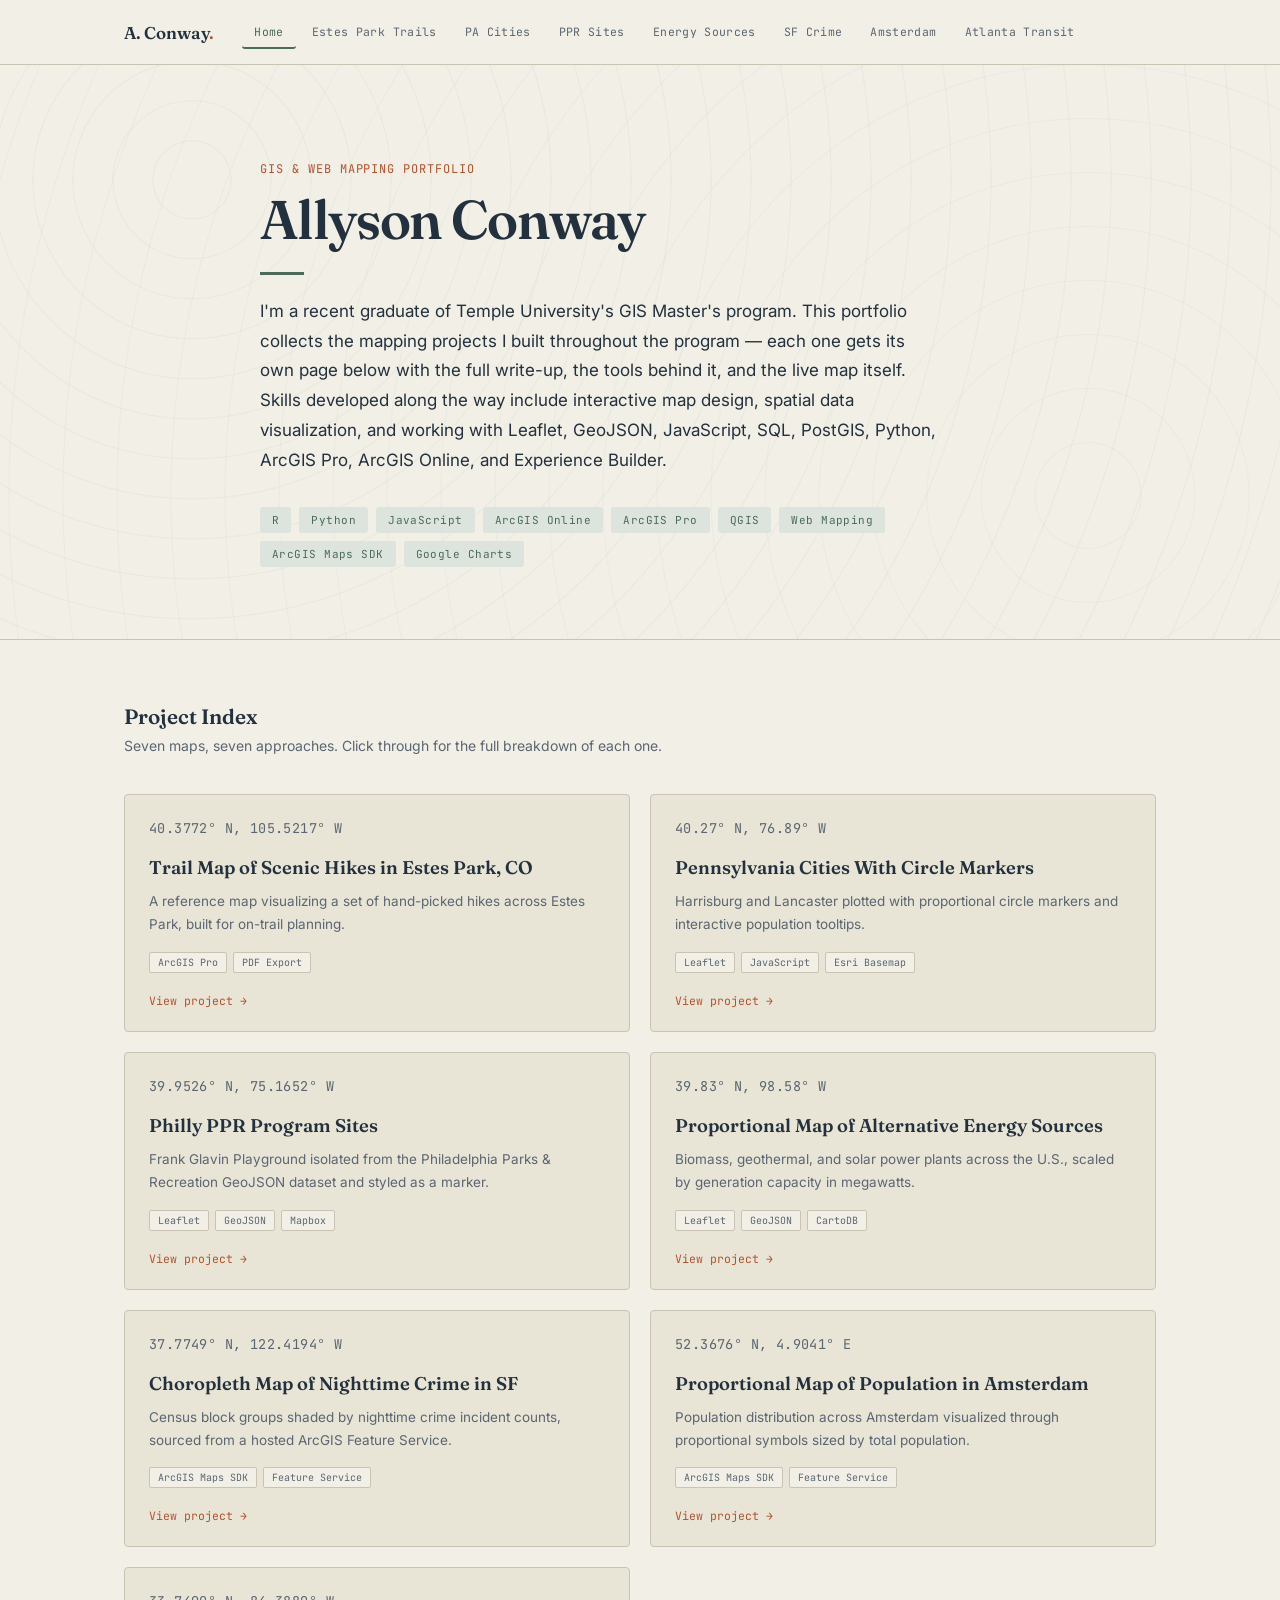
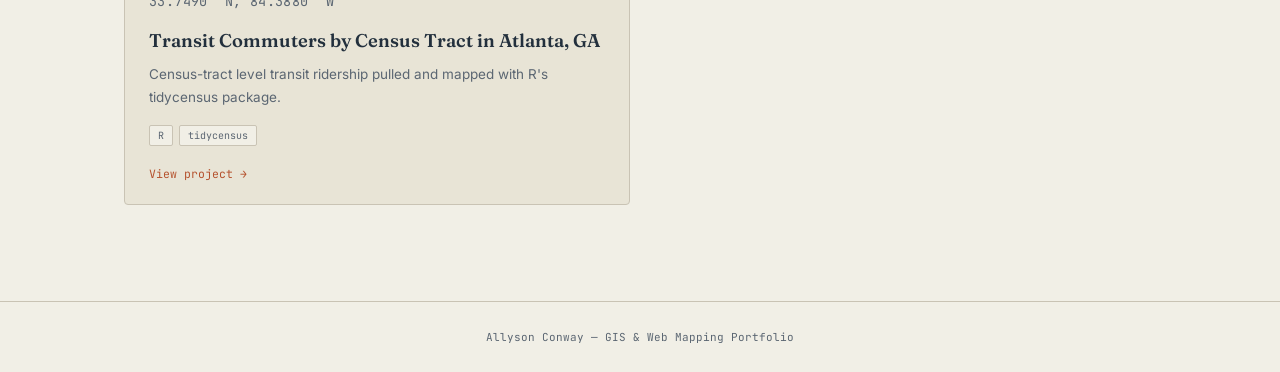
<file: index.html>
<!DOCTYPE html>
<html lang="en">
<head>
    <meta charset="utf-8" />
    <meta name="viewport" content="width=device-width, initial-scale=1, shrink-to-fit=no" />
    <meta name="description" content="GIS and web mapping project portfolio by Allyson Conway." />
    <meta name="author" content="Allyson Conway" />
    <title>Allyson Conway — GIS & Web Mapping Portfolio</title>
    <link rel="icon" type="image/x-icon" href="assets/favicon.ico" />
    <link rel="stylesheet" href="portfolio.css" />
</head>
<body>

    <nav class="atlas-nav">
        <div class="atlas-nav-inner">
            <a class="atlas-brand" href="index.html">A. Conway<span class="dot">.</span></a>
            <div class="atlas-tabs">
                <a href="index.html" class="is-active">Home</a>
                <a href="project-estes-park.html">Estes Park Trails</a>
                <a href="project-pa-cities.html">PA Cities</a>
                <a href="project-ppr-sites.html">PPR Sites</a>
                <a href="project-energy-sources.html">Energy Sources</a>
                <a href="project-sf-crime.html">SF Crime</a>
                <a href="project-amsterdam.html">Amsterdam</a>
                <a href="project-atlanta-transit.html">Atlanta Transit</a>
            </div>
        </div>
    </nav>

    <header class="hero contour-field">
        <div class="hero-inner">
            <p class="eyebrow">GIS &amp; Web Mapping Portfolio</p>
            <h1>Allyson Conway</h1>
            <hr class="hero-rule" />
            <p class="lede">
                I'm a recent graduate of Temple University's GIS Master's program. This portfolio
                collects the mapping projects I built throughout the program — each one gets its
                own page below with the full write-up, the tools behind it, and the live map itself.
                Skills developed along the way include interactive map design, spatial data
                visualization, and working with Leaflet, GeoJSON, JavaScript, SQL, PostGIS, Python,
                ArcGIS Pro, ArcGIS Online, and Experience Builder.
            </p>
            <div class="skill-row">
                <span>R</span>
                <span>Python</span>
                <span>JavaScript</span>
                <span>ArcGIS Online</span>
                <span>ArcGIS Pro</span>
                <span>QGIS</span>
                <span>Web Mapping</span>
                <span>ArcGIS Maps SDK</span>
                <span>Google Charts</span>
            </div>
        </div>
    </header>

    <section class="legend-section">
        <h2 class="legend-heading">Project Index</h2>
        <p class="legend-sub">Seven maps, seven approaches. Click through for the full breakdown of each one.</p>

        <div class="legend-grid">

            <a class="legend-card" href="project-estes-park.html">
                <p class="legend-coord">40.3772° N, 105.5217° W</p>
                <h3>Trail Map of Scenic Hikes in Estes Park, CO</h3>
                <p>A reference map visualizing a set of hand-picked hikes across Estes Park, built for on-trail planning.</p>
                <div class="legend-tools"><span>ArcGIS Pro</span><span>PDF Export</span></div>
                <span class="legend-link">View project →</span>
            </a>

            <a class="legend-card" href="project-pa-cities.html">
                <p class="legend-coord">40.27° N, 76.89° W</p>
                <h3>Pennsylvania Cities With Circle Markers</h3>
                <p>Harrisburg and Lancaster plotted with proportional circle markers and interactive population tooltips.</p>
                <div class="legend-tools"><span>Leaflet</span><span>JavaScript</span><span>Esri Basemap</span></div>
                <span class="legend-link">View project →</span>
            </a>

            <a class="legend-card" href="project-ppr-sites.html">
                <p class="legend-coord">39.9526° N, 75.1652° W</p>
                <h3>Philly PPR Program Sites</h3>
                <p>Frank Glavin Playground isolated from the Philadelphia Parks &amp; Recreation GeoJSON dataset and styled as a marker.</p>
                <div class="legend-tools"><span>Leaflet</span><span>GeoJSON</span><span>Mapbox</span></div>
                <span class="legend-link">View project →</span>
            </a>

            <a class="legend-card" href="project-energy-sources.html">
                <p class="legend-coord">39.83° N, 98.58° W</p>
                <h3>Proportional Map of Alternative Energy Sources</h3>
                <p>Biomass, geothermal, and solar power plants across the U.S., scaled by generation capacity in megawatts.</p>
                <div class="legend-tools"><span>Leaflet</span><span>GeoJSON</span><span>CartoDB</span></div>
                <span class="legend-link">View project →</span>
            </a>

            <a class="legend-card" href="project-sf-crime.html">
                <p class="legend-coord">37.7749° N, 122.4194° W</p>
                <h3>Choropleth Map of Nighttime Crime in SF</h3>
                <p>Census block groups shaded by nighttime crime incident counts, sourced from a hosted ArcGIS Feature Service.</p>
                <div class="legend-tools"><span>ArcGIS Maps SDK</span><span>Feature Service</span></div>
                <span class="legend-link">View project →</span>
            </a>

            <a class="legend-card" href="project-amsterdam.html">
                <p class="legend-coord">52.3676° N, 4.9041° E</p>
                <h3>Proportional Map of Population in Amsterdam</h3>
                <p>Population distribution across Amsterdam visualized through proportional symbols sized by total population.</p>
                <div class="legend-tools"><span>ArcGIS Maps SDK</span><span>Feature Service</span></div>
                <span class="legend-link">View project →</span>
            </a>

            <a class="legend-card" href="project-atlanta-transit.html">
                <p class="legend-coord">33.7490° N, 84.3880° W</p>
                <h3>Transit Commuters by Census Tract in Atlanta, GA</h3>
                <p>Census-tract level transit ridership pulled and mapped with R's tidycensus package.</p>
                <div class="legend-tools"><span>R</span><span>tidycensus</span></div>
                <span class="legend-link">View project →</span>
            </a>

        </div>
    </section>

    <footer class="atlas-footer">
        <p>Allyson Conway — GIS &amp; Web Mapping Portfolio</p>
    </footer>

</body>
</html>
</file>
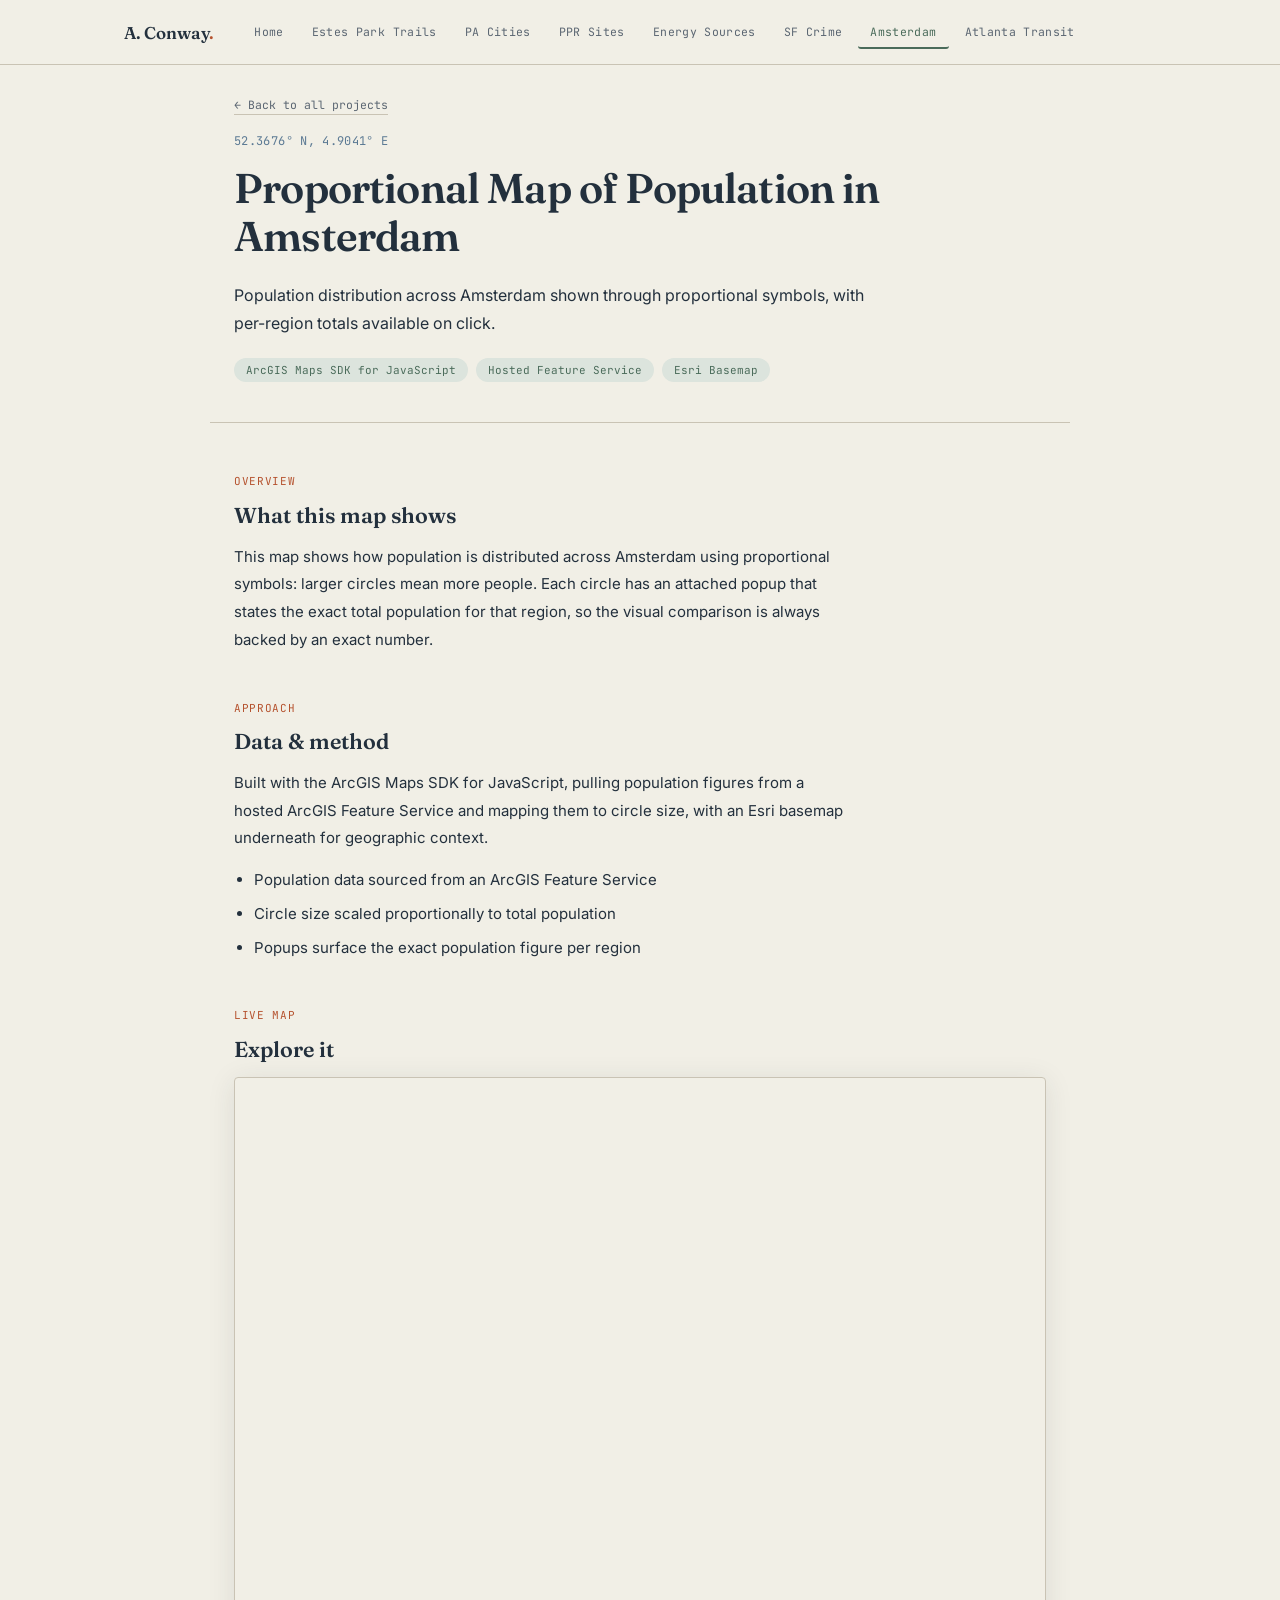
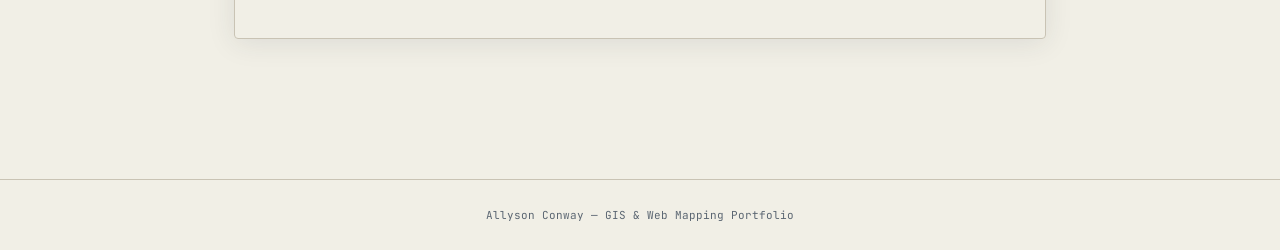
<file: project-amsterdam.html>
<!DOCTYPE html>
<html lang="en">
<head>
    <meta charset="utf-8" />
    <meta name="viewport" content="width=device-width, initial-scale=1, shrink-to-fit=no" />
    <meta name="description" content="Proportional symbol map of population distribution across Amsterdam." />
    <meta name="author" content="Allyson Conway" />
    <title>Proportional Map of Population in Amsterdam — Allyson Conway</title>
    <link rel="icon" type="image/x-icon" href="assets/favicon.ico" />
    <link rel="stylesheet" href="portfolio.css" />
</head>
<body>

    <nav class="atlas-nav">
        <div class="atlas-nav-inner">
            <a class="atlas-brand" href="index.html">A. Conway<span class="dot">.</span></a>
            <div class="atlas-tabs">
                <a href="index.html">Home</a>
                <a href="project-estes-park.html">Estes Park Trails</a>
                <a href="project-pa-cities.html">PA Cities</a>
                <a href="project-ppr-sites.html">PPR Sites</a>
                <a href="project-energy-sources.html">Energy Sources</a>
                <a href="project-sf-crime.html">SF Crime</a>
                <a href="project-amsterdam.html" class="is-active">Amsterdam</a>
                <a href="project-atlanta-transit.html">Atlanta Transit</a>
            </div>
        </div>
    </nav>

    <div class="detail-back">
        <a href="index.html">&larr; Back to all projects</a>
    </div>

    <header class="detail-hero">
        <p class="legend-coord">52.3676° N, 4.9041° E</p>
        <h1>Proportional Map of Population in Amsterdam</h1>
        <p class="lede">Population distribution across Amsterdam shown through proportional symbols, with per-region totals available on click.</p>
        <div class="detail-tools">
            <span>ArcGIS Maps SDK for JavaScript</span>
            <span>Hosted Feature Service</span>
            <span>Esri Basemap</span>
        </div>
    </header>

    <main class="detail-body">
        <div class="detail-block">
            <p class="kicker">Overview</p>
            <h2>What this map shows</h2>
            <p>This map shows how population is distributed across Amsterdam using proportional symbols: larger circles mean more people. Each circle has an attached popup that states the exact total population for that region, so the visual comparison is always backed by an exact number.</p>
        </div>

        <div class="detail-block">
            <p class="kicker">Approach</p>
            <h2>Data &amp; method</h2>
            <p>Built with the ArcGIS Maps SDK for JavaScript, pulling population figures from a hosted ArcGIS Feature Service and mapping them to circle size, with an Esri basemap underneath for geographic context.</p>
            <ul>
                <li>Population data sourced from an ArcGIS Feature Service</li>
                <li>Circle size scaled proportionally to total population</li>
                <li>Popups surface the exact population figure per region</li>
            </ul>
        </div>

        <div class="detail-block">
            <p class="kicker">Live Map</p>
            <h2>Explore it</h2>
            <div class="map-frame">
                <iframe src="amsterdam.html" title="Proportional Map of Population in Amsterdam"></iframe>
            </div>
        </div>
    </main>

    <footer class="atlas-footer">
        <p>Allyson Conway — GIS &amp; Web Mapping Portfolio</p>
    </footer>

</body>
</html>
</file>
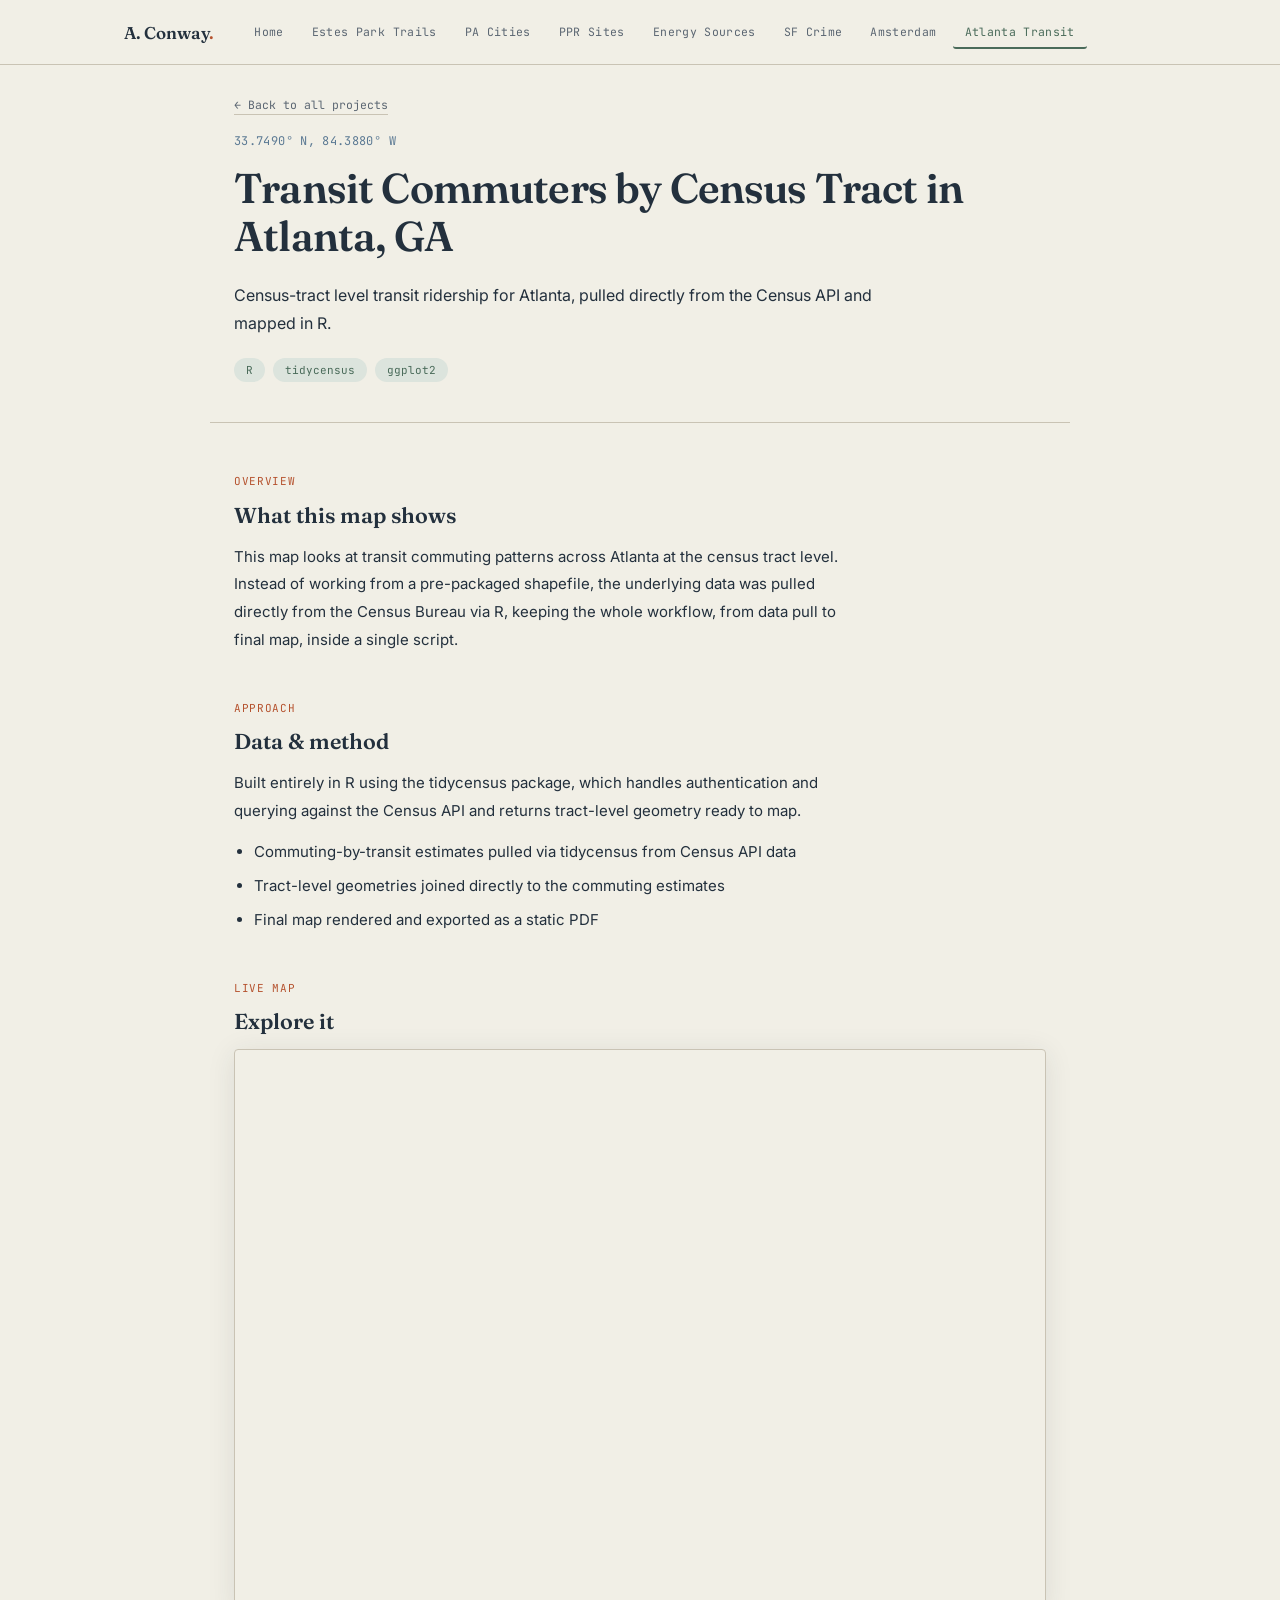
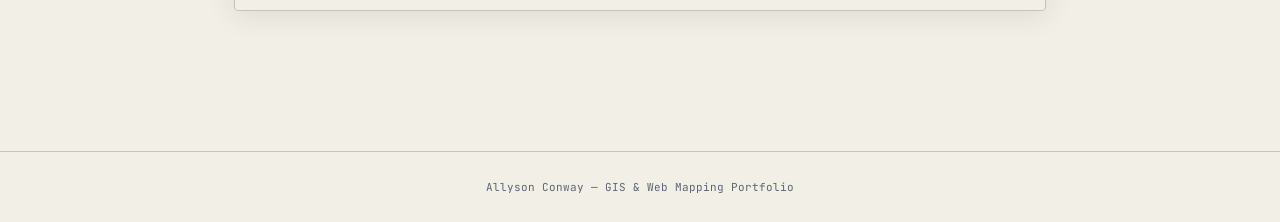
<file: project-atlanta-transit.html>
<!DOCTYPE html>
<html lang="en">
<head>
    <meta charset="utf-8" />
    <meta name="viewport" content="width=device-width, initial-scale=1, shrink-to-fit=no" />
    <meta name="description" content="Map of transit commuters by census tract in Atlanta, GA, built in R with tidycensus." />
    <meta name="author" content="Allyson Conway" />
    <title>Transit Commuters by Census Tract in Atlanta, GA — Allyson Conway</title>
    <link rel="icon" type="image/x-icon" href="assets/favicon.ico" />
    <link rel="stylesheet" href="portfolio.css" />
</head>
<body>

    <nav class="atlas-nav">
        <div class="atlas-nav-inner">
            <a class="atlas-brand" href="index.html">A. Conway<span class="dot">.</span></a>
            <div class="atlas-tabs">
                <a href="index.html">Home</a>
                <a href="project-estes-park.html">Estes Park Trails</a>
                <a href="project-pa-cities.html">PA Cities</a>
                <a href="project-ppr-sites.html">PPR Sites</a>
                <a href="project-energy-sources.html">Energy Sources</a>
                <a href="project-sf-crime.html">SF Crime</a>
                <a href="project-amsterdam.html">Amsterdam</a>
                <a href="project-atlanta-transit.html" class="is-active">Atlanta Transit</a>
            </div>
        </div>
    </nav>

    <div class="detail-back">
        <a href="index.html">&larr; Back to all projects</a>
    </div>

    <header class="detail-hero">
        <p class="legend-coord">33.7490° N, 84.3880° W</p>
        <h1>Transit Commuters by Census Tract in Atlanta, GA</h1>
        <p class="lede">Census-tract level transit ridership for Atlanta, pulled directly from the Census API and mapped in R.</p>
        <div class="detail-tools">
            <span>R</span>
            <span>tidycensus</span>
            <span>ggplot2</span>
        </div>
    </header>

    <main class="detail-body">
        <div class="detail-block">
            <p class="kicker">Overview</p>
            <h2>What this map shows</h2>
            <p>This map looks at transit commuting patterns across Atlanta at the census tract level. Instead of working from a pre-packaged shapefile, the underlying data was pulled directly from the Census Bureau via R, keeping the whole workflow, from data pull to final map, inside a single script.</p>
        </div>

        <div class="detail-block">
            <p class="kicker">Approach</p>
            <h2>Data &amp; method</h2>
            <p>Built entirely in R using the tidycensus package, which handles authentication and querying against the Census API and returns tract-level geometry ready to map.</p>
            <ul>
                <li>Commuting-by-transit estimates pulled via tidycensus from Census API data</li>
                <li>Tract-level geometries joined directly to the commuting estimates</li>
                <li>Final map rendered and exported as a static PDF</li>
            </ul>
        </div>

        <div class="detail-block">
            <p class="kicker">Live Map</p>
            <h2>Explore it</h2>
            <div class="map-frame">
                <iframe src="exercise_3a.pdf" title="Transit Commuters by Census Tract in Atlanta, GA"></iframe>
            </div>
        </div>
    </main>

    <footer class="atlas-footer">
        <p>Allyson Conway — GIS &amp; Web Mapping Portfolio</p>
    </footer>

</body>
</html>
</file>
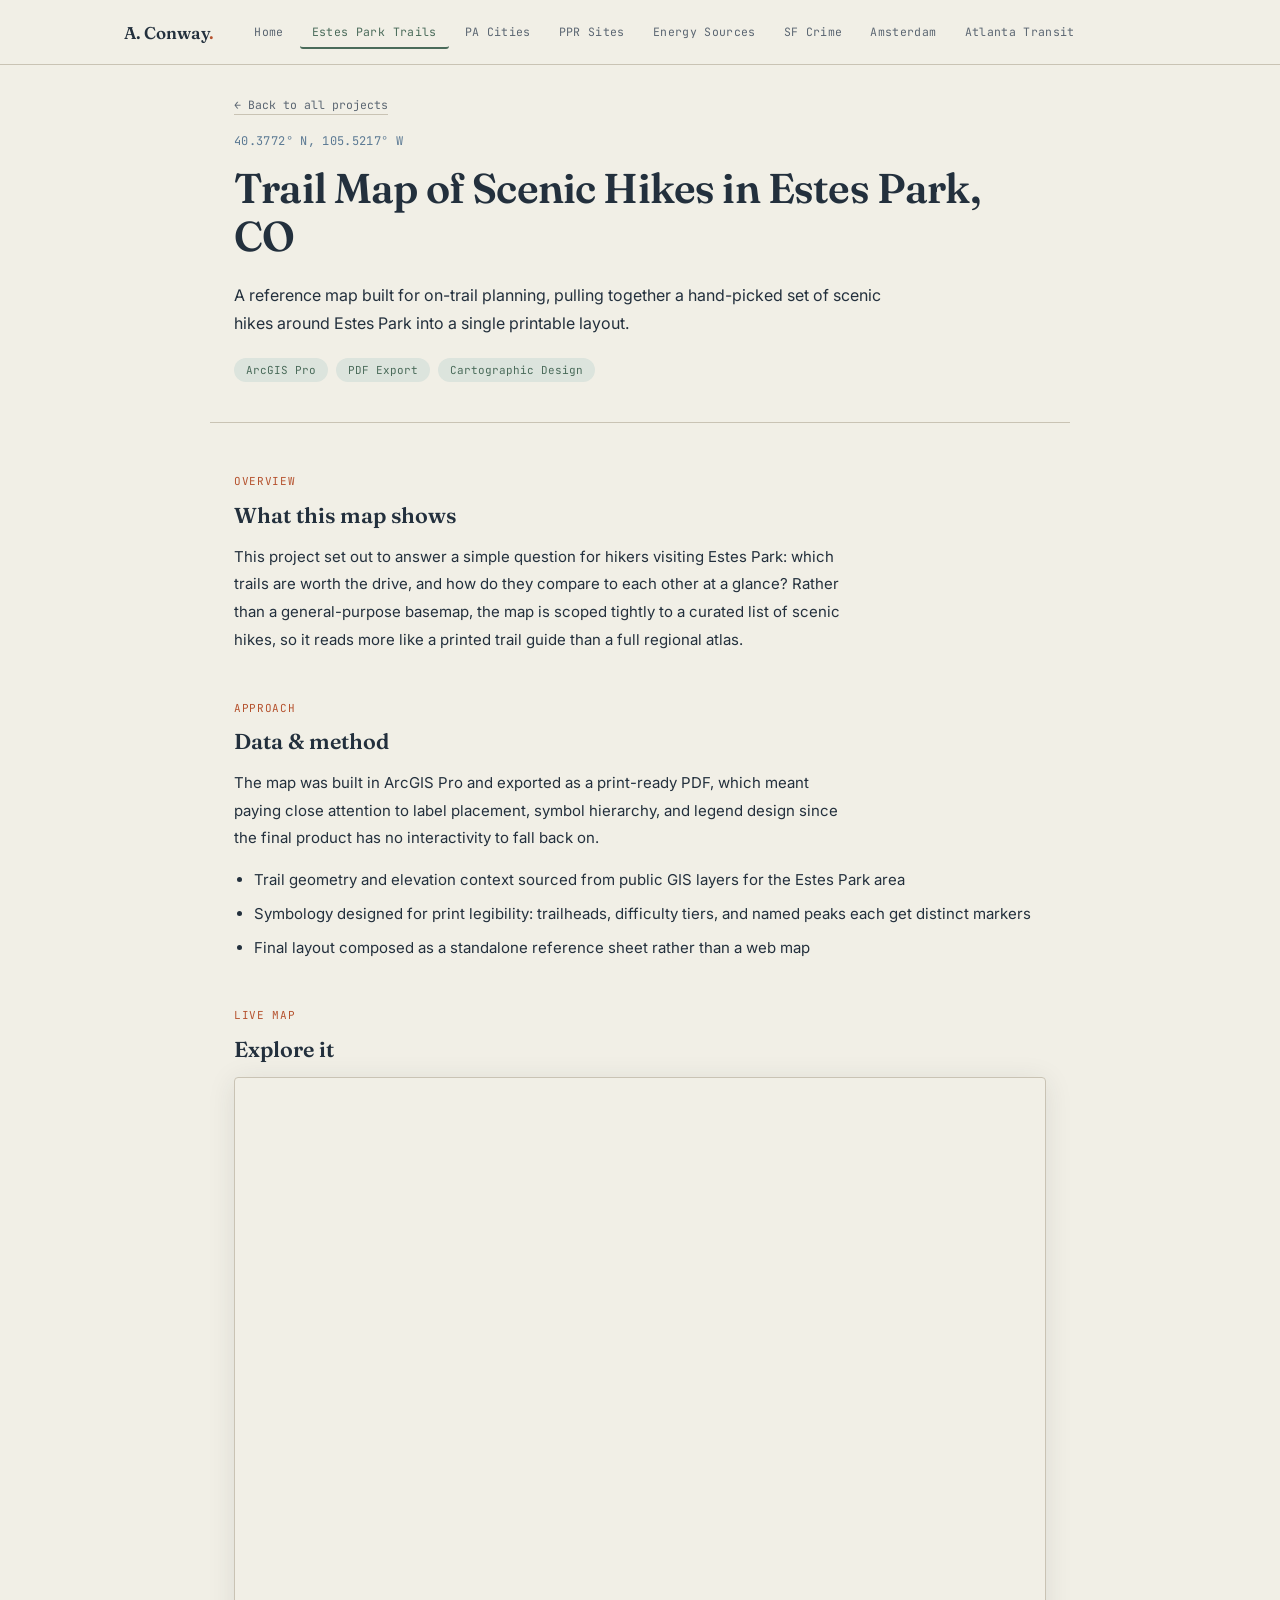
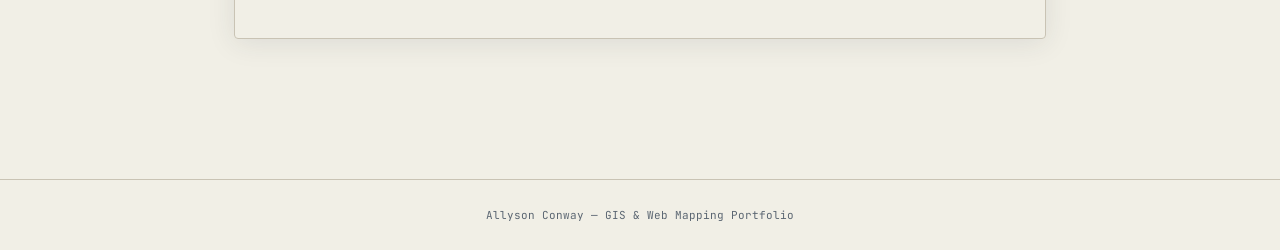
<file: project-estes-park.html>
<!DOCTYPE html>
<html lang="en">
<head>
    <meta charset="utf-8" />
    <meta name="viewport" content="width=device-width, initial-scale=1, shrink-to-fit=no" />
    <meta name="description" content="Reference map of scenic hikes around Estes Park, Colorado, built in ArcGIS Pro." />
    <meta name="author" content="Allyson Conway" />
    <title>Trail Map of Scenic Hikes in Estes Park, CO — Allyson Conway</title>
    <link rel="icon" type="image/x-icon" href="assets/favicon.ico" />
    <link rel="stylesheet" href="portfolio.css" />
</head>
<body>

    <nav class="atlas-nav">
        <div class="atlas-nav-inner">
            <a class="atlas-brand" href="index.html">A. Conway<span class="dot">.</span></a>
            <div class="atlas-tabs">
                <a href="index.html">Home</a>
                <a href="project-estes-park.html" class="is-active">Estes Park Trails</a>
                <a href="project-pa-cities.html">PA Cities</a>
                <a href="project-ppr-sites.html">PPR Sites</a>
                <a href="project-energy-sources.html">Energy Sources</a>
                <a href="project-sf-crime.html">SF Crime</a>
                <a href="project-amsterdam.html">Amsterdam</a>
                <a href="project-atlanta-transit.html">Atlanta Transit</a>
            </div>
        </div>
    </nav>

    <div class="detail-back">
        <a href="index.html">&larr; Back to all projects</a>
    </div>

    <header class="detail-hero">
        <p class="legend-coord">40.3772° N, 105.5217° W</p>
        <h1>Trail Map of Scenic Hikes in Estes Park, CO</h1>
        <p class="lede">A reference map built for on-trail planning, pulling together a hand-picked set of scenic hikes around Estes Park into a single printable layout.</p>
        <div class="detail-tools">
            <span>ArcGIS Pro</span>
            <span>PDF Export</span>
            <span>Cartographic Design</span>
        </div>
    </header>

    <main class="detail-body">
        <div class="detail-block">
            <p class="kicker">Overview</p>
            <h2>What this map shows</h2>
            <p>This project set out to answer a simple question for hikers visiting Estes Park: which trails are worth the drive, and how do they compare to each other at a glance? Rather than a general-purpose basemap, the map is scoped tightly to a curated list of scenic hikes, so it reads more like a printed trail guide than a full regional atlas.</p>
        </div>

        <div class="detail-block">
            <p class="kicker">Approach</p>
            <h2>Data &amp; method</h2>
            <p>The map was built in ArcGIS Pro and exported as a print-ready PDF, which meant paying close attention to label placement, symbol hierarchy, and legend design since the final product has no interactivity to fall back on.</p>
            <ul>
                <li>Trail geometry and elevation context sourced from public GIS layers for the Estes Park area</li>
                <li>Symbology designed for print legibility: trailheads, difficulty tiers, and named peaks each get distinct markers</li>
                <li>Final layout composed as a standalone reference sheet rather than a web map</li>
            </ul>
        </div>

        <div class="detail-block">
            <p class="kicker">Live Map</p>
            <h2>Explore it</h2>
            <div class="map-frame">
                <iframe src="final_map-1 (1).pdf" title="Trail Map of Scenic Hikes in Estes Park, CO"></iframe>
            </div>
        </div>
    </main>

    <footer class="atlas-footer">
        <p>Allyson Conway — GIS &amp; Web Mapping Portfolio</p>
    </footer>

</body>
</html>
</file>
<file: portfolio.css>
/* ==========================================================================
   Portfolio design system — "Field Atlas"
   A survey-map aesthetic: parchment paper, contour-line green, rust trail
   markers, coordinate eyebrows set in mono type. Built for a GIS/web-mapping
   portfolio, so the chrome itself borrows from map-legend conventions.
   ========================================================================== */

@import url('https://fonts.googleapis.com/css2?family=Fraunces:opsz,wght@9..144,400;9..144,500;9..144,600;9..144,700&family=Inter:wght@400;500;600;700&family=JetBrains+Mono:wght@400;500;600&display=swap');

:root {
  --paper: #F1EFE6;
  --paper-raised: #E8E4D6;
  --ink: #23303D;
  --ink-soft: #5B6672;
  --contour: #4A6B5A;
  --contour-soft: #DCE4DD;
  --rust: #B5522E;
  --slate: #5C7A94;
  --grid-line: #C9C3B4;
  --paper-shadow: rgba(35, 48, 61, 0.10);

  --font-display: 'Fraunces', serif;
  --font-body: 'Inter', sans-serif;
  --font-mono: 'JetBrains Mono', monospace;
}

* { box-sizing: border-box; }

html { scroll-behavior: smooth; }

body {
  margin: 0;
  font-family: var(--font-body);
  background-color: var(--paper);
  color: var(--ink);
  -webkit-font-smoothing: antialiased;
}

a { color: inherit; }

/* Faint contour-line texture used behind hero / section backgrounds */
.contour-field {
  background-image:
    repeating-radial-gradient(circle at 15% 20%, transparent 0, transparent 38px, rgba(74,107,90,0.055) 39px, transparent 40px),
    repeating-radial-gradient(circle at 85% 75%, transparent 0, transparent 52px, rgba(92,122,148,0.05) 53px, transparent 54px);
}

/* ---------------------------------------------------------------------- */
/* Top nav — styled like a map index / tab strip                          */
/* ---------------------------------------------------------------------- */
.atlas-nav {
  position: sticky;
  top: 0;
  z-index: 100;
  background: var(--paper);
  border-bottom: 1px solid var(--grid-line);
}
.atlas-nav-inner {
  max-width: 1080px;
  margin: 0 auto;
  padding: 0 24px;
  display: flex;
  align-items: center;
  gap: 28px;
  height: 64px;
}
.atlas-brand {
  font-family: var(--font-display);
  font-weight: 600;
  font-size: 17px;
  text-decoration: none;
  color: var(--ink);
  white-space: nowrap;
  letter-spacing: -0.01em;
}
.atlas-brand .dot { color: var(--rust); }
.atlas-tabs {
  display: flex;
  gap: 4px;
  overflow-x: auto;
  flex: 1;
  scrollbar-width: none;
}
.atlas-tabs::-webkit-scrollbar { display: none; }
.atlas-tabs a {
  text-decoration: none;
  font-family: var(--font-mono);
  font-size: 11.5px;
  letter-spacing: 0.03em;
  color: var(--ink-soft);
  padding: 8px 12px;
  border-radius: 3px;
  white-space: nowrap;
  border-bottom: 2px solid transparent;
  transition: color 0.15s ease, border-color 0.15s ease;
}
.atlas-tabs a:hover { color: var(--ink); }
.atlas-tabs a.is-active {
  color: var(--contour);
  border-bottom-color: var(--contour);
}

/* ---------------------------------------------------------------------- */
/* Hero / landing intro                                                   */
/* ---------------------------------------------------------------------- */
.hero {
  padding: 96px 24px 72px;
  border-bottom: 1px solid var(--grid-line);
}
.hero-inner { max-width: 760px; margin: 0 auto; }
.eyebrow {
  font-family: var(--font-mono);
  font-size: 12px;
  letter-spacing: 0.08em;
  color: var(--rust);
  text-transform: uppercase;
  margin: 0 0 14px;
}
.hero h1 {
  font-family: var(--font-display);
  font-weight: 600;
  font-size: clamp(2.4rem, 5vw, 3.4rem);
  letter-spacing: -0.02em;
  line-height: 1.08;
  margin: 0 0 22px;
  color: var(--ink);
}
.hero-rule {
  width: 44px;
  height: 3px;
  background: var(--contour);
  border: none;
  margin: 0 0 22px;
}
.hero p.lede {
  font-size: 17px;
  line-height: 1.75;
  color: var(--ink);
  max-width: 62ch;
  margin: 0 0 32px;
}
.skill-row {
  display: flex;
  flex-wrap: wrap;
  gap: 8px;
}
.skill-row span {
  font-family: var(--font-mono);
  font-size: 11px;
  letter-spacing: 0.04em;
  color: var(--contour);
  background: var(--contour-soft);
  padding: 6px 12px;
  border-radius: 3px;
}

/* ---------------------------------------------------------------------- */
/* Project index grid — "map legend" cards                                */
/* ---------------------------------------------------------------------- */
.legend-section { max-width: 1080px; margin: 0 auto; padding: 64px 24px 96px; }
.legend-heading {
  font-family: var(--font-display);
  font-size: 1.3rem;
  font-weight: 600;
  margin: 0 0 8px;
}
.legend-sub {
  font-size: 14px;
  color: var(--ink-soft);
  margin: 0 0 40px;
}
.legend-grid {
  display: grid;
  grid-template-columns: repeat(2, 1fr);
  gap: 20px;
}
@media (max-width: 720px) {
  .legend-grid { grid-template-columns: 1fr; }
}
.legend-card {
  display: block;
  text-decoration: none;
  color: inherit;
  background: var(--paper-raised);
  border: 1px solid var(--grid-line);
  border-radius: 4px;
  padding: 22px 24px;
  position: relative;
  transition: transform 0.18s ease, box-shadow 0.18s ease, border-color 0.18s ease;
}
.legend-card:hover {
  transform: translateY(-3px);
  box-shadow: 0 10px 28px var(--paper-shadow);
  border-color: var(--contour);
}
.legend-coord {
  font-family: var(--font-mono);
  font-size: 10.5px;
  letter-spacing: 0.03em;
  color: var(--slate);
  margin: 0 0 10px;
}
.legend-card h3 {
  font-family: var(--font-display);
  font-size: 1.15rem;
  font-weight: 600;
  margin: 0 0 10px;
  color: var(--ink);
  line-height: 1.3;
}
.legend-card p {
  font-size: 13.5px;
  line-height: 1.7;
  color: var(--ink-soft);
  margin: 0 0 16px;
}
.legend-tools {
  display: flex;
  flex-wrap: wrap;
  gap: 6px;
  margin-bottom: 16px;
}
.legend-tools span {
  font-family: var(--font-mono);
  font-size: 10px;
  color: var(--ink-soft);
  background: var(--paper);
  border: 1px solid var(--grid-line);
  padding: 3px 8px;
  border-radius: 2px;
}
.legend-link {
  font-family: var(--font-mono);
  font-size: 11.5px;
  color: var(--rust);
  display: inline-flex;
  align-items: center;
  gap: 6px;
}
.legend-card:hover .legend-link { text-decoration: underline; }

/* ---------------------------------------------------------------------- */
/* Project detail page                                                    */
/* ---------------------------------------------------------------------- */
.detail-back {
  max-width: 860px;
  margin: 0 auto;
  padding: 28px 24px 0;
}
.detail-back a {
  font-family: var(--font-mono);
  font-size: 11.5px;
  text-decoration: none;
  color: var(--ink-soft);
  border-bottom: 1px solid var(--grid-line);
  padding-bottom: 2px;
}
.detail-back a:hover { color: var(--contour); border-color: var(--contour); }

.detail-hero {
  max-width: 860px;
  margin: 0 auto;
  padding: 20px 24px 40px;
  border-bottom: 1px solid var(--grid-line);
}
.detail-hero .legend-coord { font-size: 12px; margin-bottom: 16px; }
.detail-hero h1 {
  font-family: var(--font-display);
  font-weight: 600;
  font-size: clamp(1.9rem, 4vw, 2.6rem);
  letter-spacing: -0.02em;
  line-height: 1.15;
  margin: 0 0 20px;
  color: var(--ink);
}
.detail-hero .lede {
  font-size: 16px;
  line-height: 1.8;
  color: var(--ink);
  max-width: 66ch;
  margin: 0 0 20px;
}
.detail-tools {
  display: flex;
  flex-wrap: wrap;
  gap: 8px;
}
.detail-tools span {
  font-family: var(--font-mono);
  font-size: 11px;
  color: var(--contour);
  background: var(--contour-soft);
  padding: 5px 12px;
  border-radius: 20px;
}

.detail-body { max-width: 860px; margin: 0 auto; padding: 48px 24px 96px; }
.detail-block { margin-bottom: 44px; }
.detail-block .kicker {
  font-family: var(--font-mono);
  font-size: 11px;
  letter-spacing: 0.06em;
  text-transform: uppercase;
  color: var(--rust);
  margin: 0 0 10px;
}
.detail-block h2 {
  font-family: var(--font-display);
  font-size: 1.35rem;
  font-weight: 600;
  margin: 0 0 14px;
  color: var(--ink);
}
.detail-block p {
  font-size: 15px;
  line-height: 1.85;
  color: var(--ink);
  margin: 0 0 14px;
  max-width: 68ch;
}
.detail-block ul {
  margin: 0;
  padding-left: 20px;
}
.detail-block li {
  font-size: 15px;
  line-height: 1.85;
  color: var(--ink);
  margin-bottom: 6px;
}

.map-frame {
  margin-top: 8px;
  border-radius: 4px;
  overflow: hidden;
  border: 1px solid var(--grid-line);
  box-shadow: 0 4px 28px var(--paper-shadow);
}
.map-frame iframe {
  width: 100%;
  height: 560px;
  border: none;
  display: block;
}

footer.atlas-footer {
  border-top: 1px solid var(--grid-line);
  padding: 28px 24px;
  text-align: center;
}
footer.atlas-footer p {
  font-family: var(--font-mono);
  font-size: 11px;
  color: var(--ink-soft);
  margin: 0;
}
</file>
